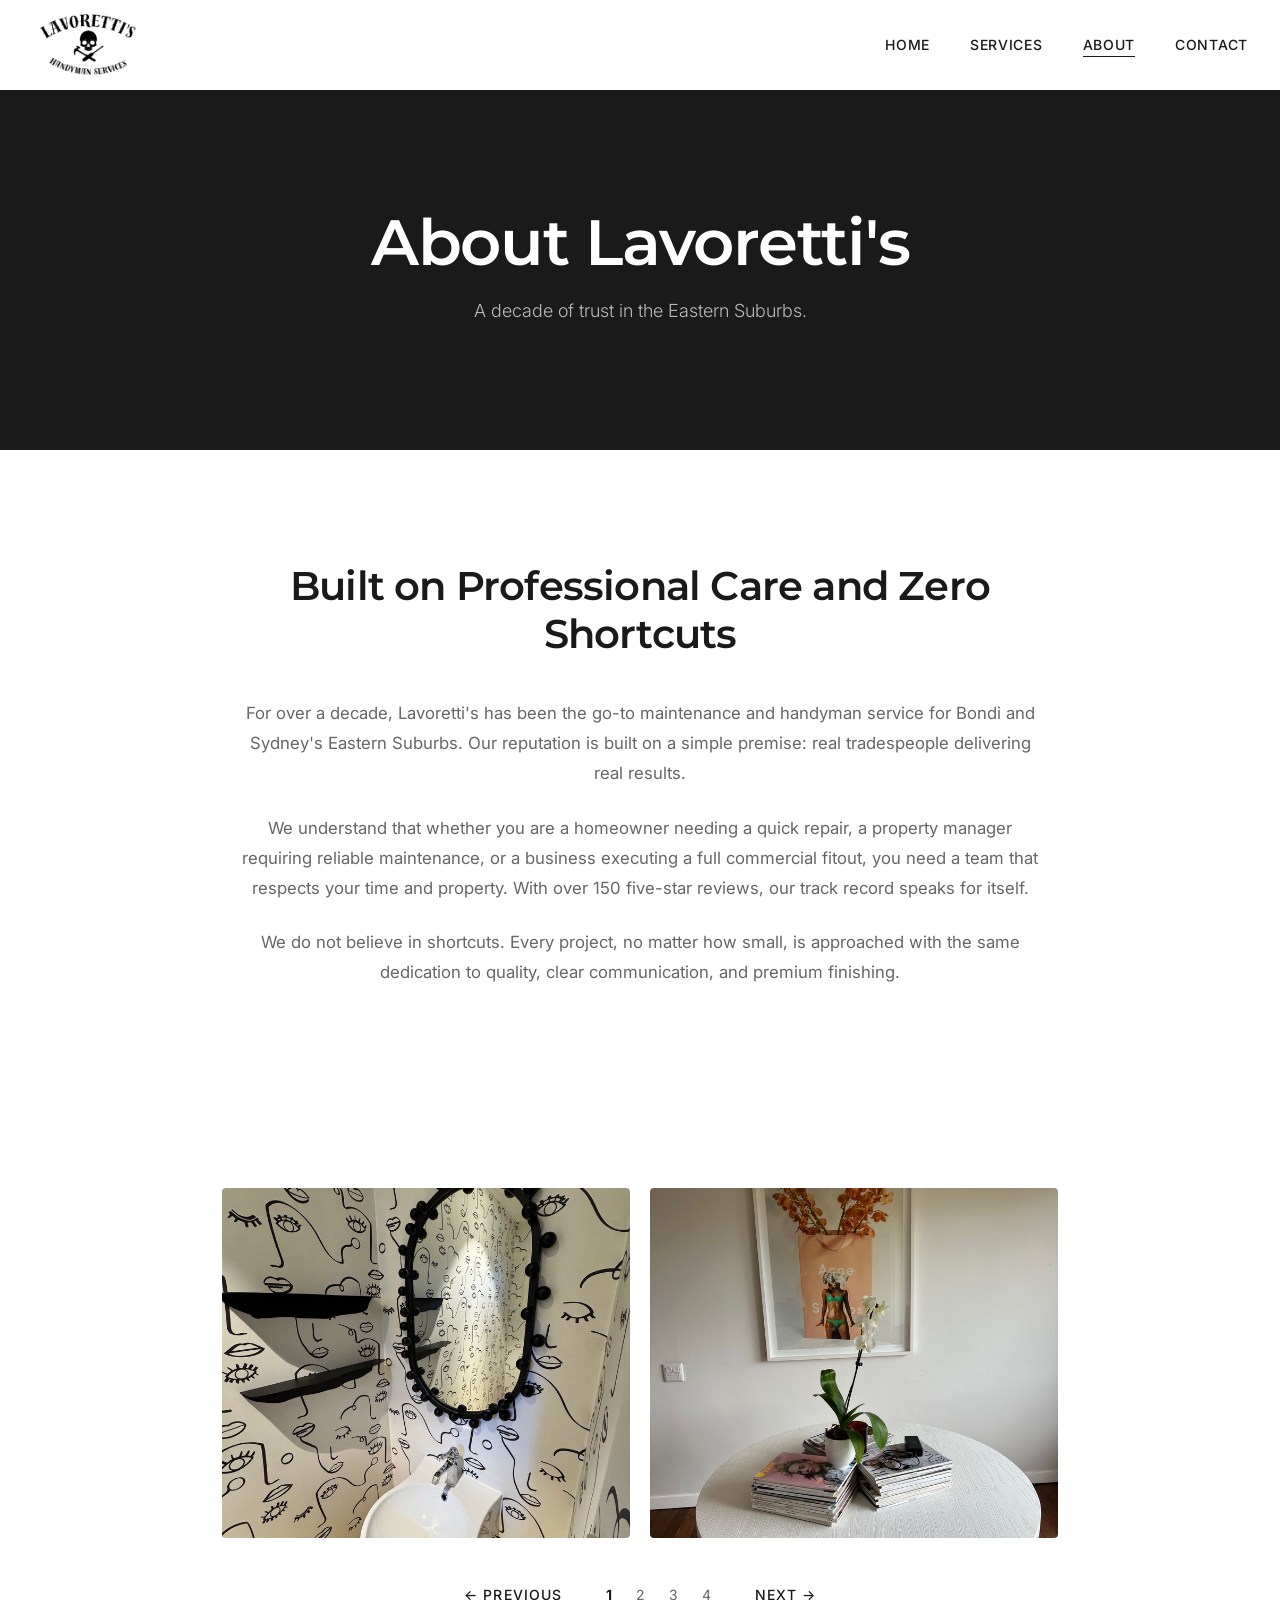
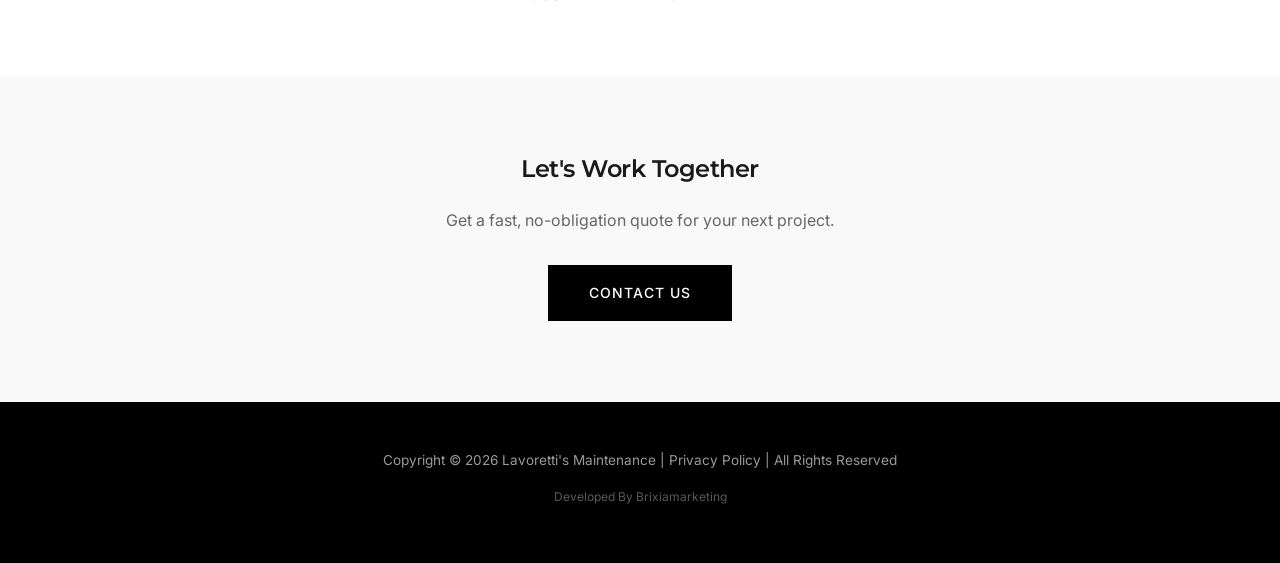
<file: about.html>
<!DOCTYPE html>
<html lang="en">
<head>
  <meta charset="UTF-8">
  <meta name="viewport" content="width=device-width, initial-scale=1.0">
  <title>About | Lavoretti's</title>
  <meta name="description" content="A decade of trust in Sydney's Eastern Suburbs. Learn about Lavoretti's commitment to professional care and zero shortcuts.">
  <link rel="canonical" href="https://lavorettisbondi.com/about.html">
  <link rel="icon" type="image/png" href="assets/images/Logo-skull.jpg">
  <link rel="stylesheet" href="https://cdn.jsdelivr.net/npm/swiper@11/swiper-bundle.min.css" crossorigin="anonymous">
  <link rel="stylesheet" href="styles.css">
</head>
<body>

  <!-- ============ NAVIGATION ============ -->
  <nav class="navbar scrolled" id="navbar">
    <div class="navbar-inner">
      <a href="index.html" class="navbar-logo"><img src="assets/images/Logo-skull.jpg" alt="Lavoretti's Logo"></a>
      <ul class="navbar-links" id="navLinks">
        <li><a href="index.html">HOME</a></li>
        <li><a href="services.html">SERVICES</a></li>
        <li><a href="about.html" class="active">ABOUT</a></li>
        <li><a href="contact.html">CONTACT</a></li>
      </ul>
      <button class="hamburger" id="hamburger" aria-label="Toggle navigation">
        <span></span>
        <span></span>
        <span></span>
      </button>
    </div>
  </nav>

  <!-- ============ PAGE HERO ============ -->
  <section class="page-hero">
    <div class="container">
      <h1 class="anim anim-fade-bottom">About Lavoretti's</h1>
      <p class="anim anim-fade-bottom stagger-1">A decade of trust in the Eastern Suburbs.</p>
    </div>
  </section>

  <!-- ============ ABOUT CONTENT ============ -->
  <section class="about-content">
    <div class="container">
      <div class="about-inner">
        <h2 class="anim anim-fade-bottom">Built on Professional Care and Zero Shortcuts</h2>
        <p class="anim anim-fade-bottom stagger-1">For over a decade, Lavoretti's has been the go-to maintenance and handyman service for Bondi and Sydney's Eastern Suburbs. Our reputation is built on a simple premise: real tradespeople delivering real results.</p>
        <p class="anim anim-fade-bottom stagger-2">We understand that whether you are a homeowner needing a quick repair, a property manager requiring reliable maintenance, or a business executing a full commercial fitout, you need a team that respects your time and property. With over 150 five-star reviews, our track record speaks for itself.</p>
        <p class="anim anim-fade-bottom stagger-3">We do not believe in shortcuts. Every project, no matter how small, is approached with the same dedication to quality, clear communication, and premium finishing.</p>
      </div>
    </div>
  </section>

  <!-- ============ ABOUT CAROUSEL ============ -->
  <section class="about-carousel" style="padding: 4rem 0;">
    <div class="about-slider-wrapper anim anim-fade-bottom">
      <div class="swiper about-swiper">
        <div class="swiper-wrapper">
          <div class="swiper-slide">
            <img src="assets/images/portfolio/slide-12-bathroom-renovation-after-bamboo-ceiling.jpg" alt="Bathroom renovation by Lavoretti's" loading="lazy">
          </div>
          <div class="swiper-slide">
            <img src="assets/images/portfolio/slide-13-courtyard-transformation-hardwood-decking.jpg" alt="Courtyard transformation">
          </div>
          <div class="swiper-slide">
            <img src="assets/images/portfolio/slide-15-general-painting-interior-crisp-white-walls.jpg" alt="Interior painting">
          </div>
           <div class="swiper-slide">
            <img src="assets/images/portfolio/slide-11-commercial-office-fitout-bright-lighting.jpg" alt="Commercial Office Fitout">
          </div>
        </div>
      </div>
      <div class="portfolio-nav">
        <button class="portfolio-nav-btn" id="aboutPrevBtn">← Previous</button>
        <div class="portfolio-pagination" id="aboutPagination"></div>
        <button class="portfolio-nav-btn" id="aboutNextBtn">Next →</button>
      </div>
    </div>
  </section>

  <!-- ============ CTA ============ -->
  <section style="padding: 5rem 0; text-align: center; background: var(--bg-secondary);">
    <div class="container">
      <h2 class="anim anim-fade-bottom" style="margin-bottom: 1.5rem;">Let's Work Together</h2>
      <p class="anim anim-fade-bottom stagger-1" style="color: var(--text-muted); margin-bottom: 2rem; max-width: 500px; margin-left: auto; margin-right: auto;">Get a fast, no-obligation quote for your next project.</p>
      <a href="contact.html" class="btn btn-primary anim anim-fade-bottom stagger-2">Contact Us</a>
    </div>
  </section>

  <!-- ============ FOOTER ============ -->
  <footer class="footer">
    <div class="container">
      <p>Copyright © 2026 Lavoretti's Maintenance | Privacy Policy | All Rights Reserved</p>
      <p class="footer-credit">Developed By <a href="https://brixiamarketing.com" target="_blank" rel="noopener noreferrer">Brixiamarketing</a></p>
    </div>
  </footer>

  <script src="https://cdn.jsdelivr.net/npm/swiper@11/swiper-bundle.min.js" crossorigin="anonymous"></script>
  <script src="app.js"></script>
</body>
</html>
</file>
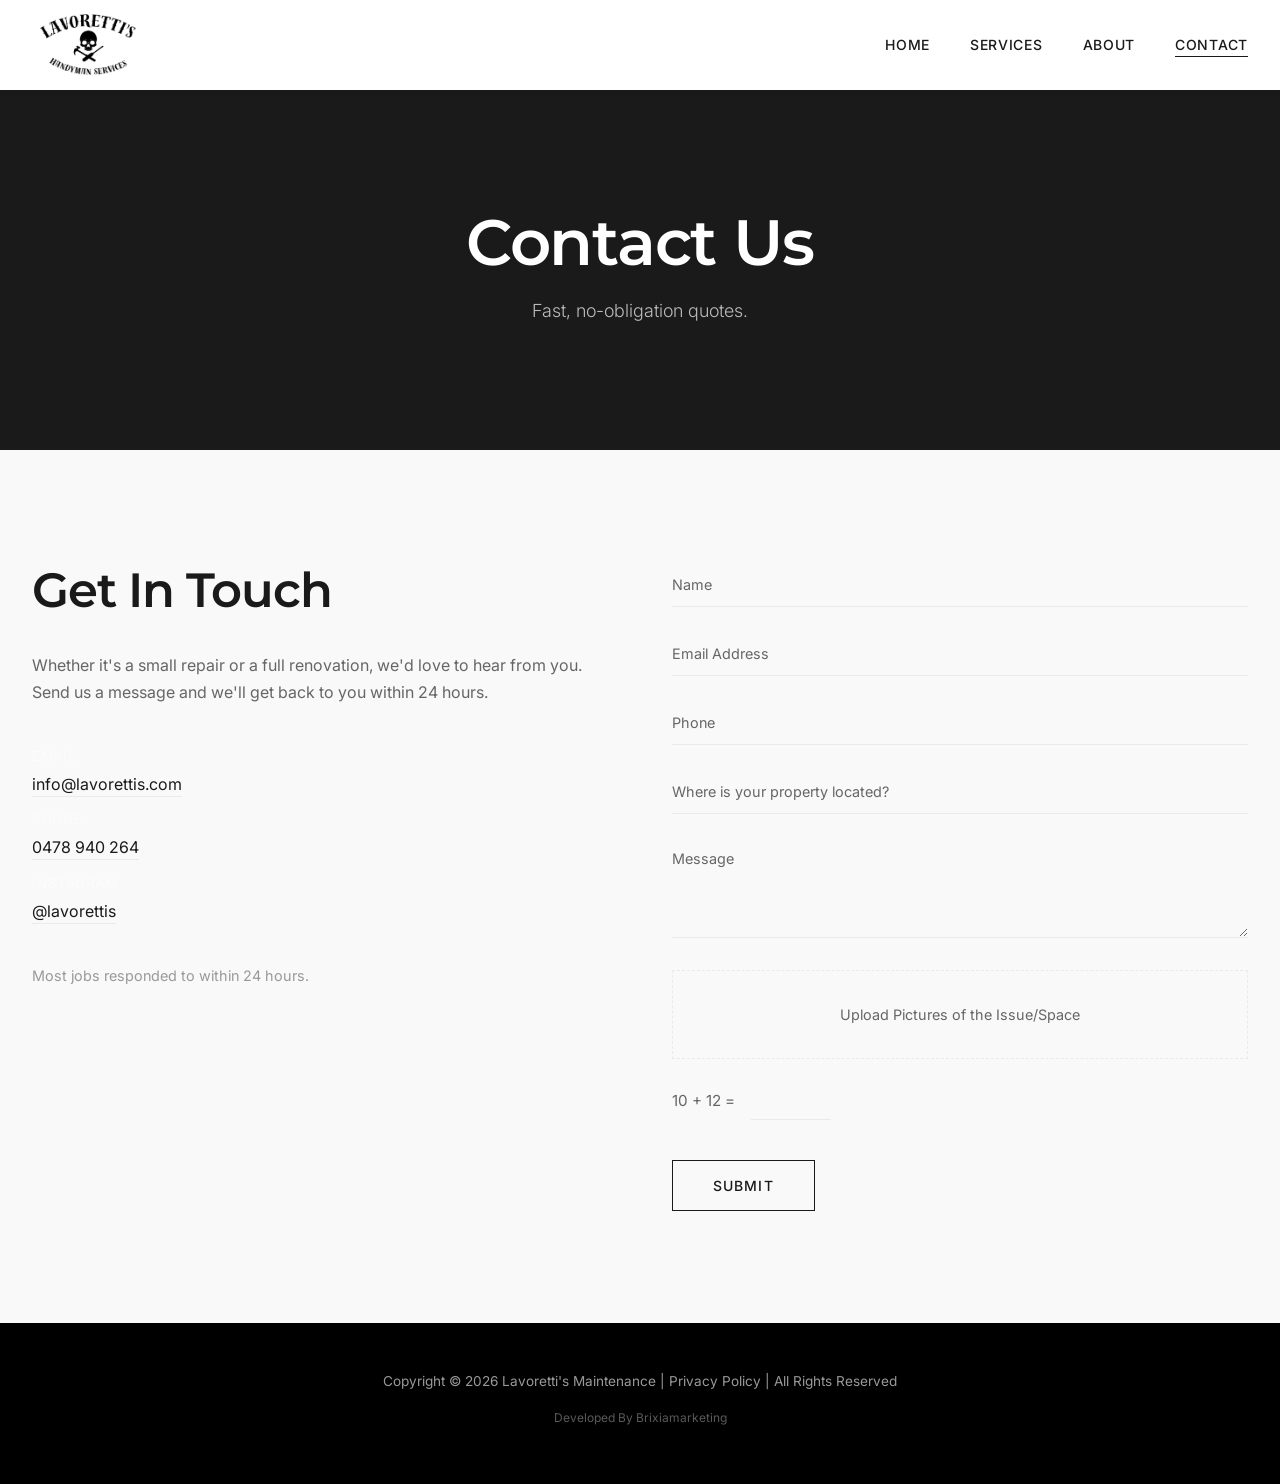
<file: contact.html>
<!DOCTYPE html>
<html lang="en">
<head>
  <meta charset="UTF-8">
  <meta name="viewport" content="width=device-width, initial-scale=1.0">
  <title>Contact | Lavoretti's</title>
  <meta name="description" content="Get a fast, no-obligation quote for your next project. Contact Lavoretti's for premium handyman and maintenance services in Bondi and Sydney's Eastern Suburbs.">
  <link rel="canonical" href="https://lavorettisbondi.com/contact.html">
  <link rel="icon" type="image/png" href="assets/images/Logo-skull.jpg">
  <link rel="stylesheet" href="styles.css">
</head>
<body>

  <!-- ============ NAVIGATION ============ -->
  <nav class="navbar scrolled" id="navbar">
    <div class="navbar-inner">
      <a href="index.html" class="navbar-logo"><img src="assets/images/Logo-skull.jpg" alt="Lavoretti's Logo"></a>
      <ul class="navbar-links" id="navLinks">
        <li><a href="index.html">HOME</a></li>
        <li><a href="services.html">SERVICES</a></li>
        <li><a href="about.html">ABOUT</a></li>
        <li><a href="contact.html" class="active">CONTACT</a></li>
      </ul>
      <button class="hamburger" id="hamburger" aria-label="Toggle navigation">
        <span></span>
        <span></span>
        <span></span>
      </button>
    </div>
  </nav>

  <!-- ============ PAGE HERO ============ -->
  <section class="page-hero">
    <div class="container">
      <h1 class="anim anim-fade-bottom">Contact Us</h1>
      <p class="anim anim-fade-bottom stagger-1">Fast, no-obligation quotes.</p>
    </div>
  </section>

  <!-- ============ CONTACT PAGE ============ -->
  <section class="contact-page">
    <div class="contact-grid">
      <div class="contact-info">
        <h2 class="anim anim-fade-bottom">Get In Touch</h2>
        <p class="anim anim-fade-bottom stagger-1">Whether it's a small repair or a full renovation, we'd love to hear from you. Send us a message and we'll get back to you within 24 hours.</p>
        <div class="contact-detail anim anim-fade-bottom stagger-2" style="margin-top: 2.5rem;">
          <span>Email</span>
          <a href="mailto:info@lavorettis.com">info@lavorettis.com</a>
        </div>
        <div class="contact-detail anim anim-fade-bottom stagger-3">
          <span>Phone</span>
          <a href="tel:0478940264">0478 940 264</a>
        </div>
        <div class="contact-detail anim anim-fade-bottom stagger-4">
          <span>Instagram</span>
          <a href="https://instagram.com/lavorettis" target="_blank" rel="noopener noreferrer">@lavorettis</a>
        </div>
        <p class="anim anim-fade-bottom stagger-5" style="margin-top: 2.5rem; font-size: 0.9rem; color: var(--text-light);">Most jobs responded to within 24 hours.</p>
      </div>
      <form
      class="contact-form anim anim-slide-right"
  id="contactForm"
  action="send-quote.php"
  method="POST"
  enctype="multipart/form-data"
  novalidate
>
        <div class="form-group">
          <input type="text" name="name" placeholder="Name" required>
        </div>
        <div class="form-group">
          <input type="email" name="email" placeholder="Email Address" required>
        </div>
        <div class="form-group">
          <input type="tel" name="phone" placeholder="Phone" required>
        </div>
        <div class="form-group">
          <input type="text" name="location" placeholder="Where is your property located?" required>
        </div>
        <div class="form-group">
          <textarea name="message" placeholder="Message" required></textarea>
        </div>
        <label class="file-upload-zone" id="fileUploadZone">
          <input type="file" name="propertyImages" multiple accept="image/*">
          <span>Upload Pictures of the Issue/Space</span>
        </label>
        <div class="captcha-group">
          <label for="captcha">10 + 12 =</label>
          <input type="text" id="captcha" name="captcha" autocomplete="off" required>
        </div>
        <div style="display:none;" aria-hidden="true">
          <label for="website">Website</label>
          <input type="text" id="website" name="website" tabindex="-1" autocomplete="off">
        </div>
        <button type="submit" class="btn btn-outline-dark">Submit</button>
      </form>
    </div>
  </section>

  <!-- ============ FOOTER ============ -->
  <footer class="footer">
    <div class="container">
      <p>Copyright © 2026 Lavoretti's Maintenance | Privacy Policy | All Rights Reserved</p>
      <p class="footer-credit">Developed By <a href="https://brixiamarketing.com" target="_blank" rel="noopener noreferrer">Brixiamarketing</a></p>
    </div>
  </footer>

  <script src="app.js"></script>
</body>
</html>
</file>
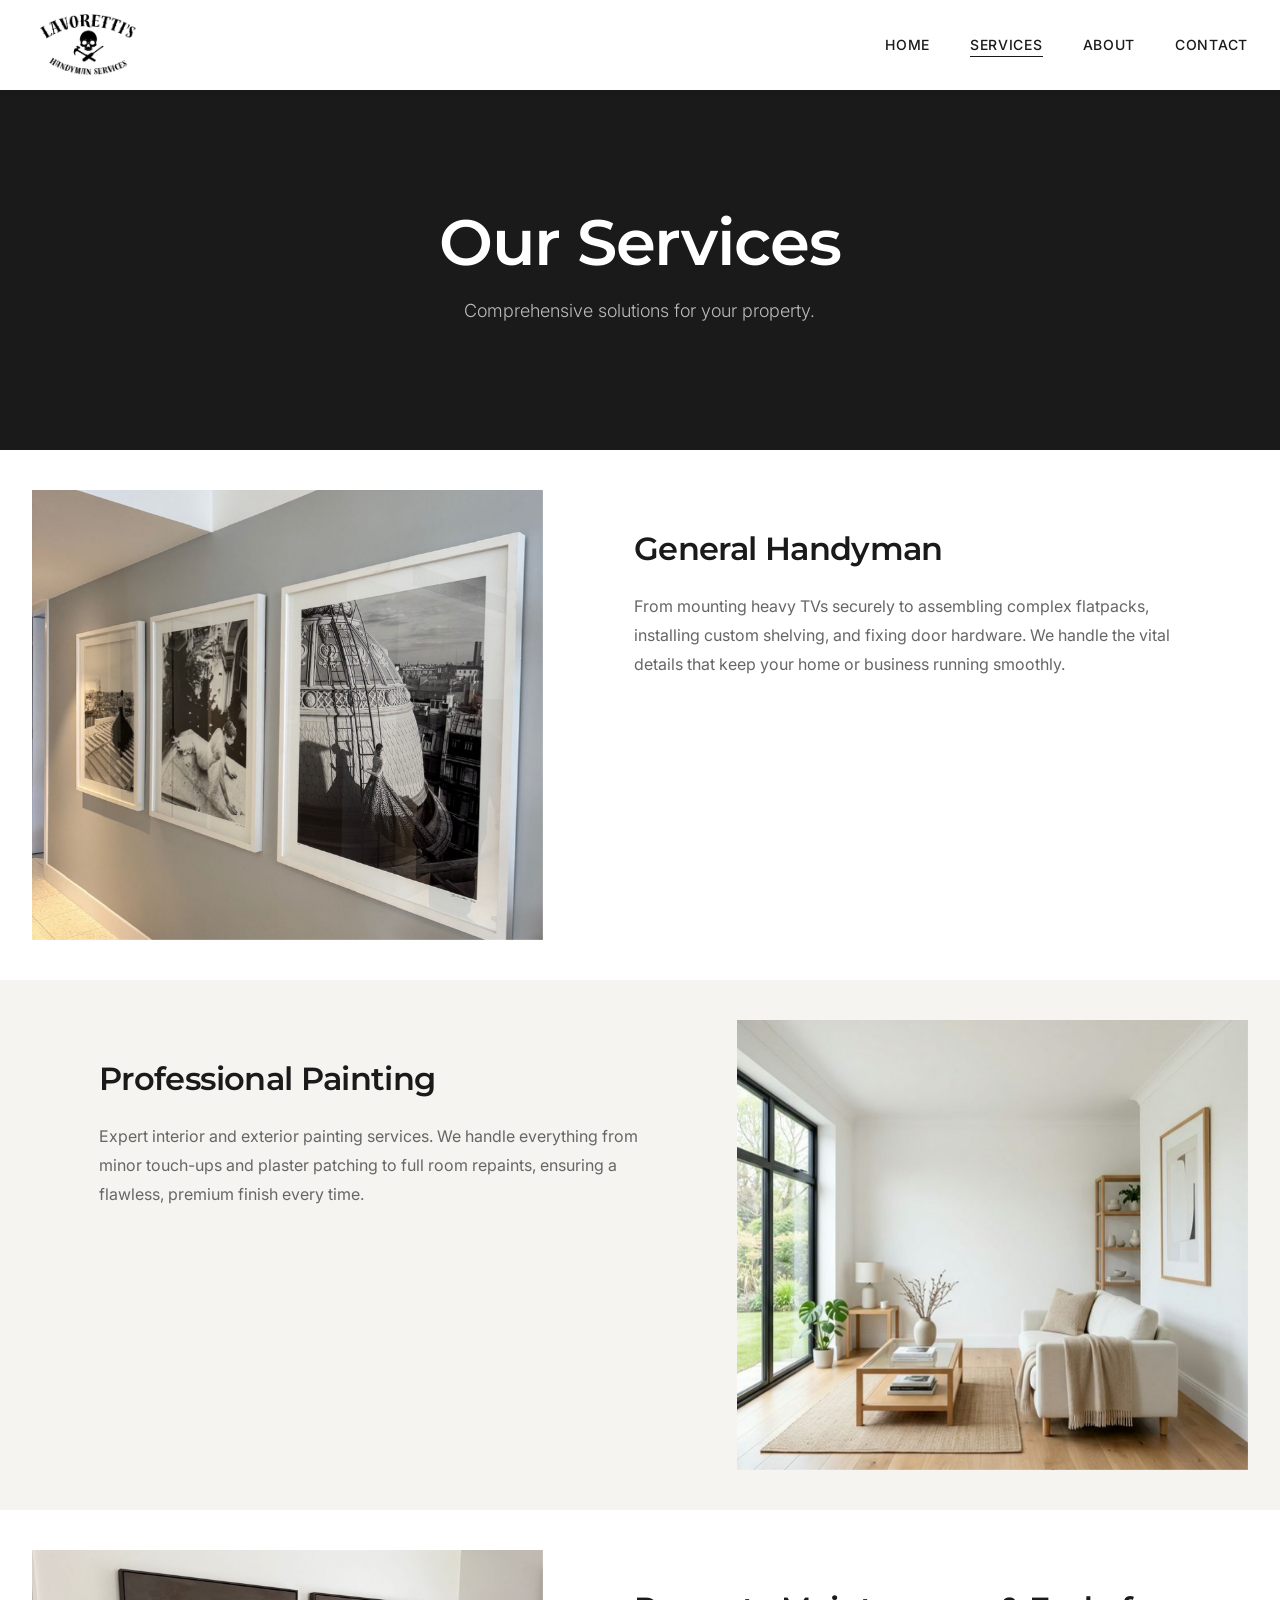
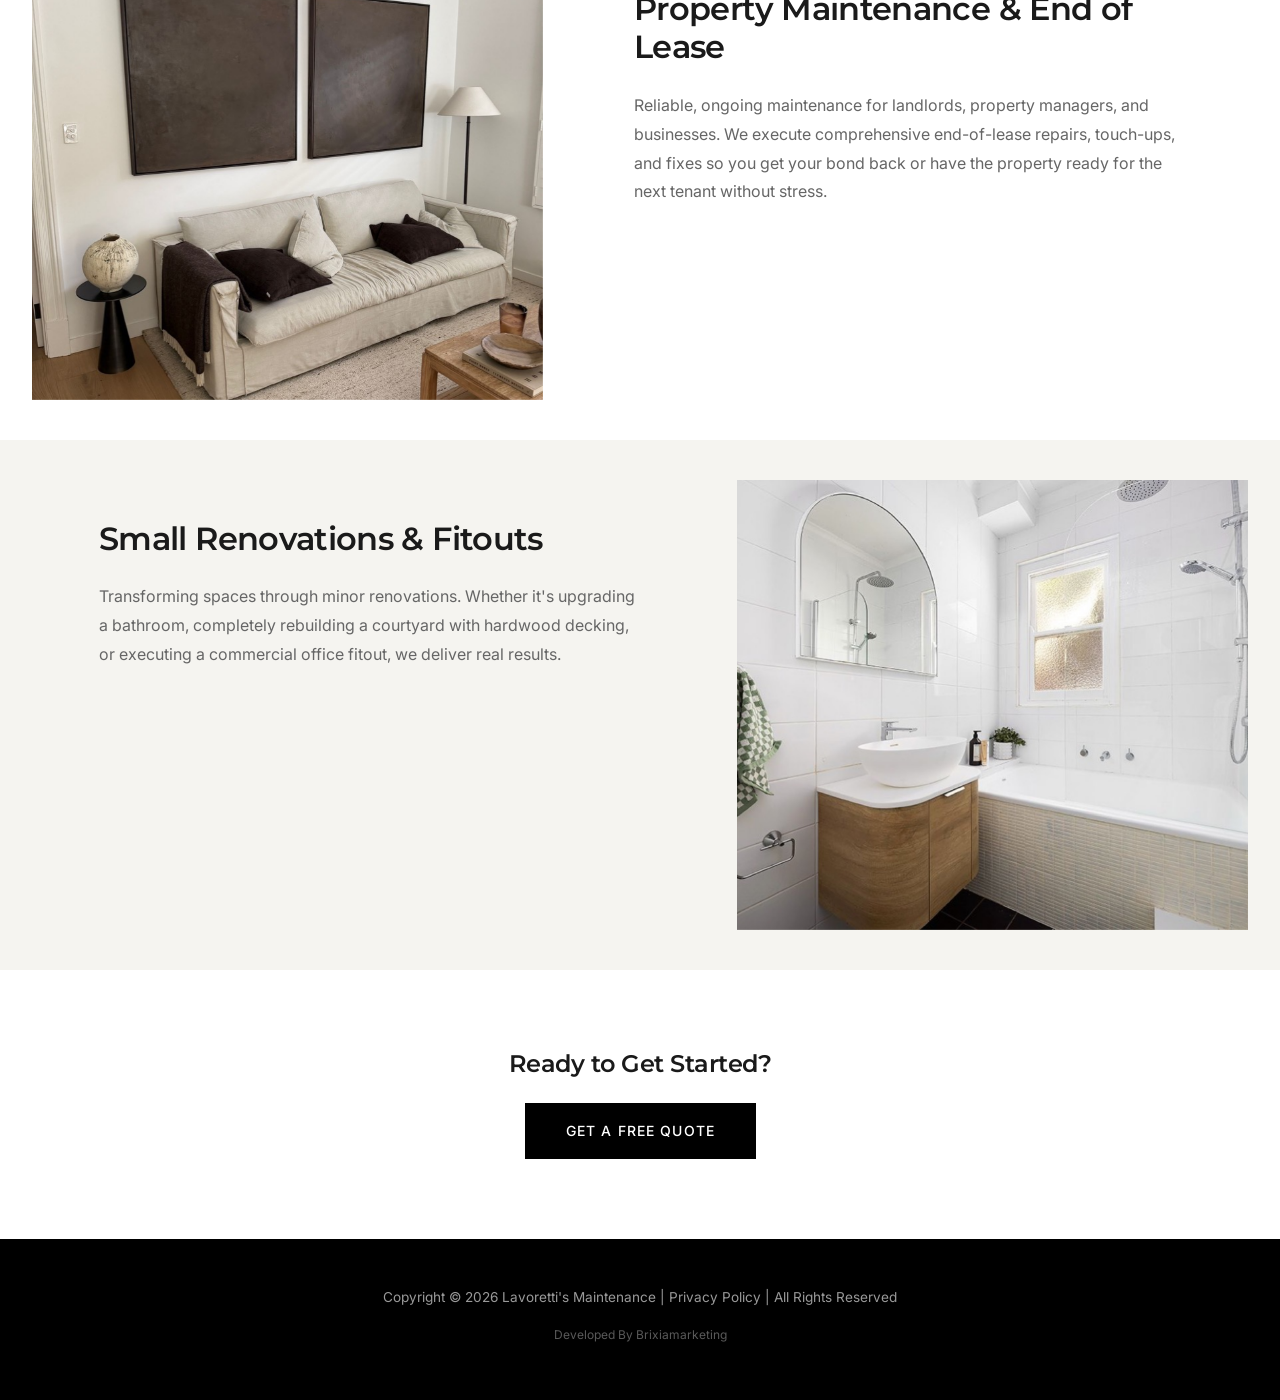
<file: services.html>
<!DOCTYPE html>
<html lang="en">
<head>
  <meta charset="UTF-8">
  <meta name="viewport" content="width=device-width, initial-scale=1.0">
  <title>Our Services | Lavoretti's</title>
  <meta name="description" content="Comprehensive handyman and maintenance solutions for your property in Bondi and Sydney's Eastern Suburbs.">
  <link rel="canonical" href="https://lavorettisbondi.com/services.html">
  <link rel="icon" type="image/png" href="assets/images/Logo-skull.jpg">
  <link rel="stylesheet" href="styles.css">
</head>
<body>

  <!-- ============ NAVIGATION ============ -->
  <nav class="navbar scrolled" id="navbar">
    <div class="navbar-inner">
      <a href="index.html" class="navbar-logo"><img src="assets/images/Logo-skull.jpg" alt="Lavoretti's Logo"></a>
      <ul class="navbar-links" id="navLinks">
        <li><a href="index.html">HOME</a></li>
        <li><a href="services.html" class="active">SERVICES</a></li>
        <li><a href="about.html">ABOUT</a></li>
        <li><a href="contact.html">CONTACT</a></li>
      </ul>
      <button class="hamburger" id="hamburger" aria-label="Toggle navigation">
        <span></span>
        <span></span>
        <span></span>
      </button>
    </div>
  </nav>

  <!-- ============ PAGE HERO ============ -->
  <section class="page-hero">
    <div class="container">
      <h1 class="anim anim-fade-bottom">Our Services</h1>
      <p class="anim anim-fade-bottom stagger-1">Comprehensive solutions for your property.</p>
    </div>
  </section>

  <!-- ============ SERVICES DETAIL — Alternating Rows ============ -->
  <section class="services-showcase">

    <div class="service-row-wrapper">
      <div class="service-row" id="general-handyman">
        <div class="service-row-img">
          <img src="assets/images/portfolio/slide-01-commercial-office-fitout-bright-lighting.jpg" alt="General Handyman Services" class="anim anim-slide-left" loading="lazy">
        </div>
        <div class="service-row-text">
          <h3 class="anim anim-fade-bottom">General Handyman</h3>
          <p class="anim anim-fade-bottom stagger-1">From mounting heavy TVs securely to assembling complex flatpacks, installing custom shelving, and fixing door hardware. We handle the vital details that keep your home or business running smoothly.</p>
        </div>
      </div>
    </div>

    <div class="service-row-wrapper">
      <div class="service-row reverse" id="painting">
        <div class="service-row-img">
          <img src="assets/images/portfolio/slide-05-general-painting-interior-crisp-white-walls.jpg" alt="Professional Painting Services" class="anim anim-slide-right">
        </div>
        <div class="service-row-text">
          <h3 class="anim anim-fade-bottom">Professional Painting</h3>
          <p class="anim anim-fade-bottom stagger-1">Expert interior and exterior painting services. We handle everything from minor touch-ups and plaster patching to full room repaints, ensuring a flawless, premium finish every time.</p>
        </div>
      </div>
    </div>

    <div class="service-row-wrapper">
      <div class="service-row" id="maintenance">
        <div class="service-row-img">
          <img src="assets/images/portfolio/slide-03-courtyard-transformation-hardwood-decking.jpg" alt="Property Maintenance Services" class="anim anim-slide-left">
        </div>
        <div class="service-row-text">
          <h3 class="anim anim-fade-bottom">Property Maintenance &amp; End of Lease</h3>
          <p class="anim anim-fade-bottom stagger-1">Reliable, ongoing maintenance for landlords, property managers, and businesses. We execute comprehensive end-of-lease repairs, touch-ups, and fixes so you get your bond back or have the property ready for the next tenant without stress.</p>
        </div>
      </div>
    </div>

    <div class="service-row-wrapper">
      <div class="service-row reverse" id="renovations">
        <div class="service-row-img">
          <img src="assets/images/portfolio/slide-02-bathroom-renovation-after-bamboo-ceiling.jpg" alt="Small Renovations and Fitouts" class="anim anim-slide-right">
        </div>
        <div class="service-row-text">
          <h3 class="anim anim-fade-bottom">Small Renovations &amp; Fitouts</h3>
          <p class="anim anim-fade-bottom stagger-1">Transforming spaces through minor renovations. Whether it's upgrading a bathroom, completely rebuilding a courtyard with hardwood decking, or executing a commercial office fitout, we deliver real results.</p>
        </div>
      </div>
    </div>

  </section>

  <!-- ============ CTA ============ -->
  <section style="padding: 5rem 0; text-align: center; background: var(--bg-primary);">
    <div class="container">
      <h2 class="anim anim-fade-bottom" style="margin-bottom: 1.5rem;">Ready to Get Started?</h2>
      <a href="contact.html" class="btn btn-primary anim anim-fade-bottom stagger-1">Get A Free Quote</a>
    </div>
  </section>

  <!-- ============ FOOTER ============ -->
  <footer class="footer">
    <div class="container">
      <p>Copyright © 2026 Lavoretti's Maintenance | Privacy Policy | All Rights Reserved</p>
      <p class="footer-credit">Developed By <a href="https://brixiamarketing.com" target="_blank" rel="noopener noreferrer">Brixiamarketing</a></p>
    </div>
  </footer>

  <script src="app.js"></script>
</body>
</html>
</file>
<file: styles.css>
/* ===================================================================
   LAVORETTI'S — Premium Website Design System
   Replicating Tag Haus Architecture aesthetic
   =================================================================== */

/* ---------- Google Fonts ---------- */
@import url('https://fonts.googleapis.com/css2?family=Montserrat:wght@400;500;600;700&family=Inter:wght@300;400;500&display=swap');

/* ---------- CSS Custom Properties ---------- */
:root {
  --bg-primary: #FFFFFF;
  --bg-secondary: #F9F9F9;
  --bg-dark: #1A1A1A;
  --text-main: #1A1A1A;
  --text-muted: #666666;
  --text-light: #999999;
  --accent: #000000;
  --border-light: #EAEAEA;
  --font-heading: 'Montserrat', sans-serif;
  --font-body: 'Inter', sans-serif;
  --max-width: 1665px;
  --transition: 0.3s ease;
}

/* ---------- Reset & Base ---------- */
*, *::before, *::after {
  margin: 0;
  padding: 0;
  box-sizing: border-box;
}

html {
  scroll-behavior: smooth;
  font-size: 16px;
}

body {
  font-family: var(--font-body);
  font-weight: 400;
  line-height: 1.6;
  color: var(--text-main);
  background: var(--bg-primary);
  overflow-x: hidden;
  -webkit-font-smoothing: antialiased;
  -moz-osx-font-smoothing: grayscale;
}

img {
  max-width: 100%;
  height: auto;
  display: block;
}

a {
  text-decoration: none;
  color: inherit;
  transition: color var(--transition);
}

ul, ol {
  list-style: none;
}

h1, h2, h3, h4, h5, h6 {
  font-family: var(--font-heading);
  font-weight: 600;
  letter-spacing: -0.02em;
  line-height: 1.2;
}

.container {
  max-width: var(--max-width);
  margin: 0 auto;
  padding: 0 2rem;
}

/* ================================================================
   SCROLL-TRIGGERED ANIMATIONS (Tag Haus Style)
   Images slide from left/right, text fades from bottom
   ================================================================ */

/* Base hidden state for ALL animated elements */
.anim {
  opacity: 0;
  transition: opacity 1s ease-in-out, transform 1s ease-in-out;
  will-change: opacity, transform;
}

/* Fade from bottom (for text, headings, buttons) */
.anim-fade-bottom {
  transform: translate3d(0, 40px, 0);
}
.anim-fade-bottom.visible {
  opacity: 1;
  transform: translate3d(0, 0, 0);
}

/* Slide from LEFT (for left-side images) */
.anim-slide-left {
  transform: translate3d(-100px, 0, 0);
}
.anim-slide-left.visible {
  opacity: 1;
  transform: translate3d(0, 0, 0);
}

/* Slide from RIGHT (for right-side images) */
.anim-slide-right {
  transform: translate3d(100px, 0, 0);
}
.anim-slide-right.visible {
  opacity: 1;
  transform: translate3d(0, 0, 0);
}

/* Scale in (for cards, portfolio items) */
.anim-scale {
  transform: scale(0.92);
}
.anim-scale.visible {
  opacity: 1;
  transform: scale(1);
}

/* Stagger delays for children */
.stagger-1 { transition-delay: 0.1s; }
.stagger-2 { transition-delay: 0.25s; }
.stagger-3 { transition-delay: 0.4s; }
.stagger-4 { transition-delay: 0.55s; }
.stagger-5 { transition-delay: 0.7s; }

/* Legacy fade-in class (keep for compatibility) */
.fade-in {
  opacity: 0;
  transform: translateY(20px);
  transition: opacity 0.6s ease-out, transform 0.6s ease-out;
}
.fade-in.visible {
  opacity: 1;
  transform: translateY(0);
}

/* ---------- NAVIGATION ---------- */
.navbar {
  position: fixed;
  top: 0;
  left: 0;
  width: 100%;
  z-index: 100;
  padding: 0 2rem;
  transition: all 0.4s cubic-bezier(0.4, 0, 0.2, 1);
  background: #fff;
  box-shadow: 0 1px 8px rgba(0, 0, 0, 0.06);
}

.navbar.scrolled {
  background: #fff;
  padding: 0 2rem;
  box-shadow: 0 4px 12px rgba(0, 0, 0, 0.05);
}

.navbar-inner {
  max-width: var(--max-width);
  margin: 0 auto;
  display: flex;
  align-items: center;
  justify-content: space-between;
  height: 90px;
}

.navbar-logo {
  display: flex;
  align-items: center;
  height: 100%;
}

.navbar-logo img {
  height: 85px;
  width: auto;
  object-fit: contain;
}

.navbar-links {
  display: flex;
  gap: 2.5rem;
  align-items: center;
}

.navbar-links a {
  font-family: var(--font-body);
  font-size: 14px;
  font-weight: 500;
  text-transform: uppercase;
  letter-spacing: 0.05em;
  color: var(--text-main);
  position: relative;
  transition: color var(--transition);
}

.navbar.scrolled .navbar-links a {
  color: var(--text-main);
}

.navbar-links a::after {
  content: '';
  position: absolute;
  bottom: -4px;
  left: 0;
  width: 0;
  height: 1px;
  background: currentColor;
  transition: width var(--transition);
}

.navbar-links a:hover::after,
.navbar-links a.active::after {
  width: 100%;
}

/* Hamburger Menu */
.hamburger {
  display: none;
  flex-direction: column;
  gap: 5px;
  cursor: pointer;
  z-index: 101;
  background: none;
  border: none;
  padding: 0.5rem;
}

.hamburger span {
  display: block;
  width: 24px;
  height: 2px;
  background: var(--text-main);
  transition: all var(--transition);
}

.navbar.scrolled .hamburger span {
  background: var(--text-main);
}

/* Hamburger active (X) when open — white because menu bg is dark */
.hamburger.active span {
  background: #fff;
}

.hamburger.active span:nth-child(1) {
  transform: rotate(45deg) translate(5px, 5px);
}

.hamburger.active span:nth-child(2) {
  opacity: 0;
}

.hamburger.active span:nth-child(3) {
  transform: rotate(-45deg) translate(5px, -5px);
}

/* Mobile Nav */
@media (max-width: 768px) {
  .hamburger {
    display: flex;
  }
  .navbar-links {
    position: fixed;
    top: 0;
    right: -100%;
    height: 100vh;
    width: 280px;
    flex-direction: column;
    background: var(--bg-dark);
    padding: 6rem 2rem 2rem;
    gap: 2rem;
    transition: right 0.4s cubic-bezier(0.4, 0, 0.2, 1);
  }
  .navbar-links.open {
    right: 0;
  }
  .navbar-links a {
    color: #fff !important;
    font-size: 16px;
  }
}

/* ---------- HERO SECTION ---------- */
.hero {
  position: relative;
  min-height: 100vh;
  min-height: 100svh; /* iOS Safari aware */
  display: flex;
  align-items: center;
  justify-content: center;
  text-align: center;
  overflow: hidden;
}

.hero-bg {
  position: absolute;
  inset: 0;
  z-index: 0;
}

.hero-bg video,
.hero-bg .hero-fallback-img {
  position: absolute;
  inset: 0;
  width: 100%;
  height: 100%;
  object-fit: cover;
  /* Show more of the bottom composition (plate, handyman feet) */
  object-position: center 72%;
}

.hero-bg .hero-fallback-img {
  z-index: 0;
}

.hero-bg video {
  z-index: 1;
}

.hero-bg::after {
  content: '';
  position: absolute;
  inset: 0;
  background: linear-gradient(to bottom, rgba(0, 0, 0, 0.3), rgba(0, 0, 0, 0.6));
  z-index: 2;
}

.hero-content {
  position: relative;
  z-index: 3;
  color: #fff;
  max-width: 900px;
  padding: 0 2rem;
}

.hero-pre-heading {
  font-family: var(--font-body);
  font-size: 0.875rem;
  font-weight: 400;
  letter-spacing: 0.15em;
  text-transform: uppercase;
  margin-bottom: 1.5rem;
  opacity: 0;
  transform: translate3d(0, 30px, 0);
  animation: heroFadeIn 1s ease-out 0.3s forwards;
}

.hero-heading {
  font-family: var(--font-heading);
  font-size: clamp(3rem, 6vw, 5.5rem);
  font-weight: 700;
  letter-spacing: 0.08em;
  margin-bottom: 1.5rem;
  line-height: 1.1;
  opacity: 0;
  transform: translate3d(0, 30px, 0);
  animation: heroFadeIn 1s ease-out 0.6s forwards;
}

.hero-subheading {
  font-family: var(--font-body);
  font-size: 1.25rem;
  font-weight: 300;
  max-width: 800px;
  margin: 0 auto 2.5rem;
  opacity: 0;
  transform: translate3d(0, 30px, 0);
  animation: heroFadeIn 1s ease-out 0.9s forwards;
  line-height: 1.6;
}

.hero-cta {
  opacity: 0;
  transform: translate3d(0, 30px, 0);
  animation: heroFadeIn 1s ease-out 1.2s forwards;
}

@keyframes heroFadeIn {
  to {
    opacity: 1;
    transform: translate3d(0, 0, 0);
  }
}

/* ---------- BUTTONS ---------- */
.btn {
  display: inline-block;
  font-family: var(--font-body);
  font-size: 14px;
  font-weight: 500;
  text-transform: uppercase;
  letter-spacing: 0.08em;
  padding: 1rem 2.5rem;
  border: 1px solid;
  cursor: pointer;
  transition: all var(--transition);
}

.btn-primary {
  background: var(--accent);
  color: #fff;
  border-color: var(--accent);
}

.btn-primary:hover {
  background: #333;
  border-color: #333;
}

.btn-outline {
  background: transparent;
  color: #fff;
  border-color: #fff;
}

.btn-outline:hover {
  background: #fff;
  color: var(--accent);
}

.btn-outline-dark {
  background: transparent;
  color: var(--text-main);
  border-color: var(--text-main);
}

.btn-outline-dark:hover {
  background: var(--text-main);
  color: #fff;
}

/* ---------- INTRO "FIRST TRANSITION" SECTION (Tag Haus Exact Style) ---------- */
.intro-showcase {
  background: rgb(245, 244, 240); /* Tag Haus light beige */
  padding: 118px 0 60px 0;
  overflow: hidden;
}

.intro-showcase-inner {
  max-width: var(--max-width);
  margin: 0 auto;
  padding: 0 2rem;
  display: flex;
  align-items: flex-start;
  justify-content: space-between;
  gap: 91.56px; /* Exact Tag Haus gutter */
}

/* 2 vertical images (approx 21% each of the row) */
.intro-images {
  display: flex;
  gap: 20px;
  width: 45%; 
}

.intro-image-col {
  flex: 1;
  overflow: hidden;
  position: relative;
}

.intro-image-col img {
  width: 100%;
  height: auto;
  min-height: 494px;
  object-fit: cover;
  transition: transform 0.8s ease;
}

.intro-image-col:hover img {
  transform: scale(1.05);
}

/* Text block (~47% of the row) */
.intro-text {
  width: 50%;
  padding-top: 1rem;
}

.intro-text h2 {
  font-size: clamp(2.5rem, 4vw, 3.5rem);
  margin-bottom: 2rem;
  color: var(--text-main);
  line-height: 1.15;
}

.intro-text .sub-heading {
  font-family: var(--font-body);
  font-size: 1.125rem;
  font-weight: 400;
  color: var(--text-muted);
  margin-bottom: 1.5rem;
  letter-spacing: 0.02em;
}

.intro-text p {
  font-size: 1rem;
  color: var(--text-muted);
  line-height: 1.8;
  margin-bottom: 1.5rem;
}

.intro-text .btn {
  margin-top: 1.5rem;
}

/* ================================================================
   SERVICES — Alternating Image / Text Rows (Tag Haus Exact Metrics)
   ================================================================ */
.services-showcase {
  padding: 0;
}

.service-row-wrapper {
  background: var(--bg-primary);
  padding: 40px 0;
  overflow: hidden;
}

.service-row-wrapper:nth-child(even) {
  background: rgb(245, 244, 240);
}

.service-row {
  max-width: var(--max-width);
  margin: 0 auto;
  padding: 0 2rem;
  display: flex;
  align-items: flex-start;
  gap: 91.56px; /* Exact Tag Haus gutter */
}

.service-row.reverse {
  flex-direction: row-reverse;
}

/* Image column: ~40% width to match Tag Haus */
.service-row-img {
  width: 42%;
  height: 450px;
  overflow: hidden;
  position: relative;
}

.service-row-img img {
  width: 100%;
  height: 100%;
  object-fit: cover;
  transition: transform 0.8s ease;
}

.service-row-img:hover img {
  transform: scale(1.05);
}

/* Text column: ~45% width to match Tag Haus */
.service-row-text {
  width: 45%;
  padding: 0;
  margin-top: 40px;
  display: flex;
  flex-direction: column;
  justify-content: flex-start;
}

.service-row-text h3 {
  font-size: 2rem;
  font-weight: 600;
  margin-bottom: 1.5rem;
  color: var(--text-main);
}

.service-row-text p {
  color: var(--text-muted);
  line-height: 1.8;
  font-size: 1rem;
  margin-bottom: 2rem;
}

.service-row-text .card-link {
  font-size: 0.8rem;
  font-weight: 500;
  text-transform: uppercase;
  letter-spacing: 0.08em;
  color: var(--text-main);
  border-bottom: 1px solid var(--text-main);
  padding-bottom: 2px;
  transition: opacity var(--transition);
  align-self: flex-start;
}

.service-row-text .card-link:hover {
  opacity: 0.6;
}

/* ---------- PORTFOLIO / OUR WORK ---------- */
.portfolio {
  padding: 7rem 0;
  background: var(--bg-primary);
  overflow: hidden;
}

.portfolio .section-heading {
  text-align: center;
  margin-bottom: 3rem;
}

.portfolio .section-heading h2 {
  font-size: clamp(2rem, 4vw, 3rem);
}

.portfolio-wrapper {
  position: relative;
  max-width: 1400px;
  margin: 0 auto;
  padding: 0 2rem;
}

.swiper {
  overflow: hidden;
}

.swiper-slide {
  overflow: hidden;
}

.swiper-slide img {
  width: 100%;
  height: 400px;
  object-fit: cover;
  display: block;
  transition: transform 0.6s ease;
}

.swiper-slide:hover img {
  transform: scale(1.05);
}

/* About Page Smaller Carousel */
.about-slider-wrapper {
  position: relative;
  max-width: 900px;
  margin: 0 auto;
  padding: 0 2rem;
}

.about-swiper .swiper-slide img {
  width: 100%;
  height: 350px;
  object-fit: cover;
  border-radius: 4px;
}

/* Swiper Custom Nav */
.portfolio-nav {
  display: flex;
  align-items: center;
  justify-content: center;
  gap: 2rem;
  margin-top: 2.5rem;
}

.portfolio-nav-btn {
  background: none;
  border: none;
  font-family: var(--font-body);
  font-size: 14px;
  font-weight: 500;
  text-transform: uppercase;
  letter-spacing: 0.08em;
  color: var(--text-main);
  cursor: pointer;
  transition: opacity var(--transition);
  padding: 0.5rem;
}

.portfolio-nav-btn:hover {
  opacity: 0.5;
}

.portfolio-pagination {
  display: flex;
  gap: 1rem;
  align-items: center;
}

.portfolio-pagination .page-num {
  font-family: var(--font-body);
  font-size: 14px;
  color: var(--text-muted);
  cursor: pointer;
  transition: all var(--transition);
  padding: 0.25rem;
  background: none;
  border: none;
}

.portfolio-pagination .page-num.active {
  color: var(--text-main);
  font-weight: 700;
}

.portfolio-cta {
  text-align: center;
  margin-top: 3rem;
}

/* ---------- CONTACT SECTION ---------- */
.contact {
  padding: 7rem 0;
  background: var(--bg-dark);
  color: #fff;
}

.contact-grid {
  display: grid;
  grid-template-columns: 1fr 1fr;
  gap: 4rem;
  align-items: start;
}

.contact-info h2 {
  font-size: clamp(2rem, 4vw, 3rem);
  margin-bottom: 2rem;
  color: #fff;
}

.contact-info p {
  color: rgba(255, 255, 255, 0.7);
  margin-bottom: 1rem;
  font-size: 1rem;
  line-height: 1.7;
}

.contact-info a {
  color: #fff;
  border-bottom: 1px solid rgba(255, 255, 255, 0.3);
  padding-bottom: 2px;
  transition: border-color var(--transition);
}

.contact-info a:hover {
  border-color: #fff;
}

.contact-detail {
  margin-bottom: 0.75rem;
}

.contact-detail span {
  color: rgba(255, 255, 255, 0.5);
  font-size: 0.85rem;
  text-transform: uppercase;
  letter-spacing: 0.05em;
  display: block;
  margin-bottom: 0.25rem;
}

/* ---------- CONTACT FORM ---------- */
.contact-form {
  display: flex;
  flex-direction: column;
  gap: 1.5rem;
}

.form-group {
  position: relative;
}

.form-group input,
.form-group textarea {
  width: 100%;
  background: transparent;
  border: none;
  border-bottom: 1px solid rgba(255, 255, 255, 0.3);
  color: #fff;
  font-family: var(--font-body);
  font-size: 1rem;
  padding: 0.75rem 0;
  outline: none;
  transition: border-color var(--transition);
}

.form-group input::placeholder,
.form-group textarea::placeholder {
  color: rgba(255, 255, 255, 0.5);
  font-size: 0.9rem;
}

.form-group input:focus,
.form-group textarea:focus {
  border-bottom-color: #fff;
}

.form-group textarea {
  resize: vertical;
  min-height: 100px;
}

/* Custom File Upload */
.file-upload-zone {
  border: 1px dashed rgba(255, 255, 255, 0.3);
  padding: 2rem;
  text-align: center;
  cursor: pointer;
  transition: all var(--transition);
  color: rgba(255, 255, 255, 0.5);
  font-size: 0.9rem;
}

.file-upload-zone:hover {
  border-color: rgba(255, 255, 255, 0.6);
  color: rgba(255, 255, 255, 0.8);
}

.file-upload-zone input[type="file"] {
  display: none;
}

/* Captcha */
.captcha-group {
  display: flex;
  align-items: center;
  gap: 1rem;
}

.captcha-group label {
  color: rgba(255, 255, 255, 0.7);
  font-size: 0.95rem;
  white-space: nowrap;
}

.captcha-group input {
  width: 80px;
  background: transparent;
  border: none;
  border-bottom: 1px solid rgba(255, 255, 255, 0.3);
  color: #fff;
  font-family: var(--font-body);
  font-size: 1rem;
  padding: 0.5rem 0;
  outline: none;
  text-align: center;
  transition: border-color var(--transition);
}

.captcha-group input:focus {
  border-bottom-color: #fff;
}

.contact-form .btn {
  align-self: flex-start;
  margin-top: 1rem;
}

/* ---------- FOOTER ---------- */
.footer {
  background: var(--accent);
  color: #fff;
  text-align: center;
  padding: 3rem 2rem;
}

.footer p {
  font-size: 0.85rem;
  color: rgba(255, 255, 255, 0.6);
  margin-bottom: 0.5rem;
  line-height: 1.6;
}

.footer .footer-credit {
  font-size: 0.75rem;
  color: rgba(255, 255, 255, 0.35);
  margin-top: 1rem;
}

/* ---------- PAGE HERO (Inner Pages) ---------- */
.page-hero {
  min-height: 50vh;
  display: flex;
  align-items: center;
  justify-content: center;
  text-align: center;
  background: var(--bg-dark);
  color: #fff;
  padding-top: 5rem;
}

.page-hero h1 {
  font-size: clamp(2.5rem, 5vw, 4rem);
  margin-bottom: 1rem;
}

.page-hero p {
  font-size: 1.125rem;
  font-weight: 300;
  color: rgba(255, 255, 255, 0.7);
  max-width: 600px;
  margin: 0 auto;
}

/* ---------- SERVICES DETAIL (services.html) ---------- */
.services-detail {
  padding: 7rem 0;
}

.service-block {
  display: grid;
  grid-template-columns: 1fr 1fr;
  gap: 4rem;
  align-items: center;
  margin-bottom: 6rem;
}

.service-block:last-child {
  margin-bottom: 0;
}

.service-block:nth-child(even) {
  direction: rtl;
}

.service-block:nth-child(even) > * {
  direction: ltr;
}

.service-block-img {
  overflow: hidden;
}

.service-block-img img {
  width: 100%;
  height: 400px;
  object-fit: cover;
  transition: transform 0.6s ease;
}

.service-block-img:hover img {
  transform: scale(1.05);
}

.service-block-text h3 {
  font-size: 1.75rem;
  margin-bottom: 1.5rem;
  color: var(--text-main);
}

.service-block-text p {
  color: var(--text-muted);
  line-height: 1.8;
  font-size: 1rem;
}

/* ---------- ABOUT CONTENT (about.html) ---------- */
.about-content {
  padding: 7rem 0;
}

.about-inner {
  max-width: 800px;
  margin: 0 auto;
  text-align: center;
}

.about-inner h2 {
  font-size: clamp(1.75rem, 3.5vw, 2.5rem);
  margin-bottom: 2.5rem;
  color: var(--text-main);
}

.about-inner p {
  color: var(--text-muted);
  line-height: 1.8;
  margin-bottom: 1.5rem;
  font-size: 1.05rem;
}

/* ---------- CONTACT PAGE (contact.html) ---------- */
.contact-page {
  padding: 7rem 0;
  background: var(--bg-secondary);
}

.contact-page .contact-grid {
  max-width: var(--max-width);
  margin: 0 auto;
  padding: 0 2rem;
}

.contact-page .contact-info h2 {
  color: var(--text-main);
}

.contact-page .contact-info p {
  color: var(--text-muted);
}

.contact-page .contact-info a {
  color: var(--text-main);
  border-bottom-color: var(--border-light);
}

.contact-page .contact-form input,
.contact-page .contact-form textarea {
  color: var(--text-main);
  border-bottom-color: var(--border-light);
}

.contact-page .contact-form input::placeholder,
.contact-page .contact-form textarea::placeholder {
  color: var(--text-muted);
}

.contact-page .contact-form input:focus,
.contact-page .contact-form textarea:focus {
  border-bottom-color: var(--accent);
}

.contact-page .file-upload-zone {
  border-color: var(--border-light);
  color: var(--text-muted);
}

.contact-page .file-upload-zone:hover {
  border-color: var(--text-muted);
}

.contact-page .captcha-group label {
  color: var(--text-muted);
}

.contact-page .captcha-group input {
  color: var(--text-main);
  border-bottom-color: var(--border-light);
}

.contact-page .captcha-group input:focus {
  border-bottom-color: var(--accent);
}

/* ================================================================
   FULL-WIDTH IMAGE BREAK (Used on About page, etc.)
   ================================================================ */
.image-break {
  width: 100%;
  overflow: hidden;
  position: relative;
}

.image-break img {
  width: 100%;
  height: auto;
  display: block;
}

/* ================================================================
   RESPONSIVE — Tablet & Mobile
   ================================================================ */

/* ---------- Tablet (≤ 1024px) ---------- */
@media (max-width: 1024px) {
  /* Intro section: tighten columns */
  .intro-showcase-inner {
    gap: 3rem;
  }
  .intro-images {
    width: 40%;
  }
  .intro-text {
    width: 55%;
  }

  /* Service rows: stack vertically */
  .service-row {
    flex-direction: column;
    gap: 0;
  }
  .service-row.reverse {
    flex-direction: column;
  }
  .service-row-img {
    width: 100%;
    height: 350px;
  }
  .service-row-text {
    width: 100%;
    margin-top: 0;
    padding: 2rem 0 1.5rem;
  }

  /* Services page blocks */
  .service-block {
    grid-template-columns: 1fr;
    gap: 2rem;
  }
  .service-block:nth-child(even) {
    direction: ltr;
  }
}

/* ---------- Mobile (≤ 768px) ---------- */
@media (max-width: 768px) {
  .container {
    padding: 0 1.25rem;
  }

  /* Contact grid — single column */
  .contact-grid {
    grid-template-columns: 1fr;
    gap: 3rem;
  }

  /* Hero tweaks */
  .hero-heading {
    letter-spacing: 0.04em;
  }
  .hero-subheading {
    font-size: 1rem;
  }
  /* On mobile portrait: shift image left (toward truck/man) and down (show plate) */
  .hero-bg video,
  .hero-bg .hero-fallback-img {
    object-position: 38% 75%;
  }

  /* On mobile: use simple fade-up only — no horizontal slides
     (horizontal slides cause overflow & can break iOS layout) */
  .anim-slide-left,
  .anim-slide-right {
    transform: translate3d(0, 30px, 0);
  }
  .anim-slide-left.visible,
  .anim-slide-right.visible {
    opacity: 1;
    transform: translate3d(0, 0, 0);
  }

  /* Intro section — full stack */
  .intro-showcase {
    padding: 90px 0 3rem;
  }
  .intro-showcase-inner {
    flex-direction: column;
    gap: 2rem;
    padding: 0 1.25rem;
  }
  .intro-images {
    width: 100%;
  }
  .intro-image-col img {
    min-height: 220px;
    height: 220px;
    width: 100%;
    object-fit: cover;
  }
  .intro-text {
    width: 100%;
    padding-top: 0;
  }
  .intro-text h2 {
    font-size: 1.75rem;
  }

  /* Reduce slide animation distances on mobile to prevent overflow */
  .anim-slide-left {
    transform: translate3d(-40px, 0, 0);
  }
  .anim-slide-right {
    transform: translate3d(40px, 0, 0);
  }

  /* Service rows on mobile */
  .service-row {
    padding: 0 1.25rem;
    gap: 0;
  }
  .service-row-img {
    height: 260px;
  }
  .service-row-text {
    padding: 1.5rem 0 1rem;
  }
  .service-row-text h3 {
    font-size: 1.4rem;
  }
  .service-row-wrapper {
    padding: 2rem 0;
  }

  /* Portfolio swiper */
  .swiper-slide img {
    height: 240px;
  }
  .portfolio-nav {
    flex-wrap: wrap;
    gap: 1rem;
  }
  .portfolio {
    padding: 4rem 0;
  }

  /* Inner page hero */
  .page-hero {
    min-height: 40vh;
  }

  /* Services detail page */
  .services-detail {
    padding: 4rem 0;
  }
  .service-block {
    margin-bottom: 3rem;
  }
  .service-block-img img {
    height: 240px;
  }

  /* About page */
  .about-content {
    padding: 4rem 0;
  }

  /* Contact page */
  .contact {
    padding: 4rem 0;
  }
  .contact-page {
    padding: 4rem 0;
  }
  .contact-form .btn {
    width: 100%;
    text-align: center;
  }

  /* Footer */
  .footer {
    padding: 2rem 1.25rem;
  }
}

/* ---------- Small Phones (≤ 480px) ---------- */
@media (max-width: 480px) {
  /* Stack the two intro images vertically */
  .intro-images {
    flex-direction: column;
    gap: 1rem;
  }
  .intro-image-col img {
    min-height: 200px;
    height: 200px;
  }

  /* Hero heading size floor */
  .hero-heading {
    font-size: clamp(2rem, 8vw, 3rem);
  }
  .hero-subheading {
    font-size: 0.95rem;
  }
  .hero-cta .btn {
    width: 100%;
    text-align: center;
  }

  /* Navbar logo smaller */
  .navbar-logo img {
    height: 60px;
  }
  .navbar-inner {
    height: 70px;
  }

  /* Service row image shorter on small phones */
  .service-row-img {
    height: 220px;
  }

  /* Portfolio */
  .swiper-slide img {
    height: 200px;
  }
}
</file>
